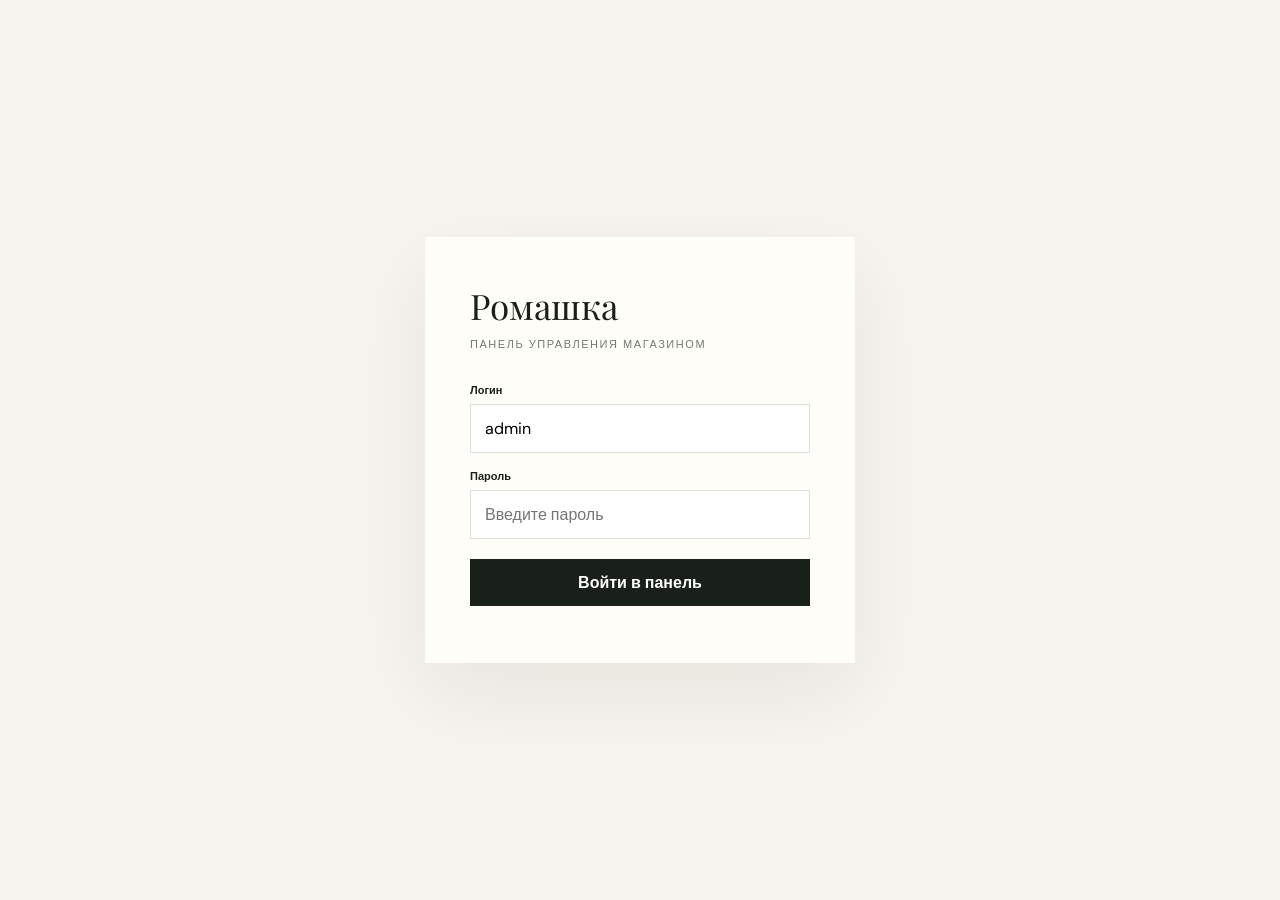
<file: admin.html>
<!doctype html>
<html lang="ru">
<head>
  <meta charset="UTF-8">
  <meta name="viewport" content="width=device-width,initial-scale=1">
  <title>Админ — Ромашка</title>
  <link rel="preconnect" href="https://fonts.googleapis.com">
  <link rel="preconnect" href="https://fonts.gstatic.com" crossorigin>
  <link href="https://fonts.googleapis.com/css2?family=DM+Sans:wght@400;500;600;700&family=Playfair+Display:wght@500;600;700&display=swap" rel="stylesheet">
  <style>
    :root{--ink:#182019;--muted:#737b72;--cream:#f6f4ee;--paper:#fffdf8;--line:#dedfd8;--green:#7e966e;--red:#a55353}
    *{box-sizing:border-box}body{margin:0;background:var(--cream);color:var(--ink);font-family:'DM Sans',sans-serif}button,input,textarea,select{font:inherit}
    .login{min-height:100vh;display:grid;place-items:center;padding:25px}.login-card{width:min(430px,100%);background:var(--paper);padding:45px;box-shadow:0 30px 80px #18201912}
    .logo{font-family:'Playfair Display';font-size:35px;margin-bottom:8px}.sub{font-size:11px;letter-spacing:.14em;text-transform:uppercase;color:var(--muted);margin-bottom:32px}
    label{display:block;font-size:11px;font-weight:700;margin:16px 0 7px}input,textarea,select{width:100%;border:1px solid var(--line);background:#fff;padding:13px 14px;outline:none}textarea{min-height:100px;resize:vertical}
    input:focus,textarea:focus,select:focus{border-color:#87977d}.btn{border:0;background:var(--ink);color:white;padding:13px 18px;cursor:pointer;font-weight:700}.btn.light{background:transparent;color:var(--ink);border:1px solid var(--line)}.btn.red{background:var(--red)}
    .login .btn{width:100%;margin-top:20px}.error{color:var(--red);font-size:12px;margin-top:12px}
    .app{display:none}.top{height:75px;background:var(--paper);border-bottom:1px solid var(--line);padding:0 4vw;display:flex;align-items:center;justify-content:space-between;position:sticky;top:0;z-index:10}.top strong{font-family:'Playfair Display';font-size:24px}.top small{color:var(--muted);margin-left:12px}
    .wrap{width:min(1250px,92vw);margin:40px auto}.title{display:flex;align-items:end;justify-content:space-between;gap:20px;margin-bottom:25px}.title h1{font-family:'Playfair Display';font-size:46px;font-weight:500;margin:5px 0}.title p{color:var(--muted);font-size:12px}
    .panel{background:var(--paper);border:1px solid var(--line);padding:25px;margin-bottom:25px}.panel h2{font-family:'Playfair Display';font-size:27px;font-weight:500;margin:0 0 20px}
    .form-grid{display:grid;grid-template-columns:repeat(2,1fr);gap:15px}.full{grid-column:1/-1}.form-actions{display:flex;gap:10px;margin-top:18px}
    .products{display:grid;grid-template-columns:repeat(3,1fr);gap:15px}.item{background:#fff;border:1px solid var(--line)}.item img{width:100%;height:210px;object-fit:cover}.item-body{padding:17px}.item h3{font-family:'Playfair Display';font-size:21px;margin:0 0 5px}.item .meta{font-size:10px;color:var(--muted);text-transform:uppercase;letter-spacing:.1em}.item .desc{font-size:12px;color:var(--muted);line-height:1.5;margin:12px 0;height:36px;overflow:hidden}.item-foot{display:flex;justify-content:space-between;align-items:center}.item-foot b{font-size:14px}.actions{display:flex;gap:7px;margin-top:14px}.actions button{flex:1;padding:9px;border:1px solid var(--line);background:white;cursor:pointer;font-size:11px}.actions .delete{color:var(--red)}
    .status{font-size:10px;padding:5px 8px;background:#e2ecdD;display:inline-block}.status.off{background:#eee;color:#777}
    @media(max-width:850px){.products{grid-template-columns:repeat(2,1fr)}.form-grid{grid-template-columns:1fr}.full{grid-column:auto}.title{display:block}.title h1{font-size:38px}.top small{display:none}}
    @media(max-width:560px){.products{grid-template-columns:1fr}.wrap{width:calc(100% - 30px)}.panel{padding:18px}.top{padding:0 15px}}
  </style>
</head>
<body>
  <section class="login" id="login">
    <div class="login-card">
      <div class="logo">Ромашка</div>
      <div class="sub">Панель управления магазином</div>
      <label>Логин</label><input id="username" autocomplete="username" value="admin">
      <label>Пароль</label><input id="password" type="password" autocomplete="current-password" placeholder="Введите пароль">
      <button class="btn" onclick="login()">Войти в панель</button>
      <div class="error" id="loginError"></div>
    </div>
  </section>

  <section class="app" id="app">
    <header class="top"><div><strong>Ромашка</strong><small>Admin Panel</small></div><div><a class="btn light" href="/" style="margin-right:8px">Открыть сайт</a><button class="btn light" onclick="logout()">Выйти</button></div></header>
    <main class="wrap">
      <div class="title"><div><span style="font-size:10px;letter-spacing:.2em;color:#7d8878">CATALOG MANAGEMENT</span><h1>Товары</h1><p>Добавляйте букеты, меняйте цены и управляйте наличием.</p></div></div>

      <section class="panel">
        <h2 id="formTitle">Добавить новый букет</h2>
        <form id="productForm">
          <input type="hidden" id="editId">
          <div class="form-grid">
            <div><label>Название</label><input id="name" required placeholder="Например: Нежная ромашка"></div>
            <div><label>Категория</label><select id="category"><option>Букеты</option><option>Ромашки</option><option>Розы</option><option>Композиции</option><option>Подарки</option></select></div>
            <div><label>Цена, сомони</label><input id="price" type="number" min="0" required placeholder="250"></div>
            <div><label>Размер</label><input id="size" placeholder="Средний"></div>
            <div class="full"><label>Описание</label><textarea id="description" placeholder="Красивое описание букета..."></textarea></div>
            <div><label>Состав</label><input id="composition" placeholder="Розы, зелень, упаковка"></div>
            <div><label>Фотография</label><input id="image" type="file" accept="image/jpeg,image/png,image/webp"></div>
            <div><label>Или URL фотографии</label><input id="imageUrl" placeholder="https://..."></div>
            <div><label>Наличие</label><select id="available"><option value="true">В наличии</option><option value="false">Нет в наличии</option></select></div>
          </div>
          <div class="form-actions"><button class="btn" type="submit">Сохранить букет</button><button class="btn light" type="button" onclick="resetForm()">Очистить</button></div>
          <div class="error" id="formError"></div>
        </form>
      </section>

      <section class="panel">
        <h2>Все букеты</h2>
        <div class="products" id="products"></div>
      </section>
    </main>
  </section>

<script>
let token = sessionStorage.getItem('romashka_admin_token') || '';
let products = [];

const $ = id => document.getElementById(id);

function login(){
  const u=$('username').value.trim(), p=$('password').value;
  token='Basic '+btoa(unescape(encodeURIComponent(u+':'+p)));
  fetch('/api/products',{headers:{Authorization:token}}).then(r=>{
    if(!r.ok) throw new Error('Неверный логин или пароль');
    sessionStorage.setItem('romashka_admin_token',token);
    showApp(); loadProducts();
  }).catch(e=>{token='';$('loginError').textContent=e.message});
}

function showApp(){ $('login').style.display='none'; $('app').style.display='block'; }
function logout(){ sessionStorage.removeItem('romashka_admin_token'); location.reload(); }

async function loadProducts(){
  const r=await fetch('/api/products'); products=await r.json(); render();
}

function money(n){return Number(n||0).toLocaleString('ru-RU')+' сомони';}
function esc(s){return String(s??'').replace(/[&<>"']/g,c=>({'&':'&amp;','<':'&lt;','>':'&gt;','"':'&quot;',"'":'&#039;'}[c]));}

function render(){
  $('products').innerHTML=products.map(p=>`
    <article class="item">
      <img src="${p.image}" alt="${esc(p.name)}">
      <div class="item-body">
        <span class="status ${p.available?'':'off'}">${p.available?'В наличии':'Нет в наличии'}</span>
        <h3>${esc(p.name)}</h3>
        <div class="meta">${esc(p.category)} · ${esc(p.size||'')}</div>
        <div class="desc">${esc(p.description)}</div>
        <div class="item-foot"><b>${money(p.price)}</b><span style="font-size:10px;color:#888">${p.id}</span></div>
        <div class="actions">
          <button onclick="editProduct(${p.id})">Изменить</button>
          <button class="delete" onclick="deleteProduct(${p.id})">Удалить</button>
        </div>
      </div>
    </article>`).join('');
}

function editProduct(id){
  const p=products.find(x=>x.id===id); if(!p)return;
  $('editId').value=p.id; $('name').value=p.name; $('category').value=p.category; $('price').value=p.price;
  $('size').value=p.size||''; $('description').value=p.description||''; $('composition').value=p.composition||'';
  $('available').value=String(p.available); $('imageUrl').value=p.image && p.image.startsWith('http')?p.image:'';
  $('formTitle').textContent='Редактировать: '+p.name; window.scrollTo({top:0,behavior:'smooth'});
}

function resetForm(){
  $('productForm').reset(); $('editId').value=''; $('formTitle').textContent='Добавить новый букет'; $('formError').textContent='';
}

$('productForm').addEventListener('submit',async e=>{
  e.preventDefault(); $('formError').textContent='';
  const id=$('editId').value;
  const fd=new FormData();
  fd.append('name',$('name').value);
  fd.append('category',$('category').value);
  fd.append('price',$('price').value);
  fd.append('size',$('size').value);
  fd.append('description',$('description').value);
  fd.append('composition',$('composition').value);
  fd.append('available',$('available').value);
  if($('image').files[0]) fd.append('image',$('image').files[0]);
  else if($('imageUrl').value) fd.append('image',$('imageUrl').value);

  const url=id?'/api/products/'+id:'/api/products';
  const method=id?'PUT':'POST';
  try{
    const r=await fetch(url,{method,headers:{Authorization:token},body:fd});
    const data=await r.json();
    if(!r.ok) throw new Error(data.error||'Ошибка');
    resetForm(); await loadProducts();
  }catch(err){$('formError').textContent=err.message}
});

async function deleteProduct(id){
  if(!confirm('Удалить этот букет?'))return;
  const r=await fetch('/api/products/'+id,{method:'DELETE',headers:{Authorization:token}});
  if(r.status===401){logout();return}
  if(!r.ok){const d=await r.json();alert(d.error||'Ошибка');return}
  loadProducts();
}

if(token){
  fetch('/api/products',{headers:{Authorization:token}}).then(r=>{
    if(r.ok){showApp();loadProducts();}else{token='';sessionStorage.removeItem('romashka_admin_token');}
  });
}
</script>
</body>
</html>
</file>
